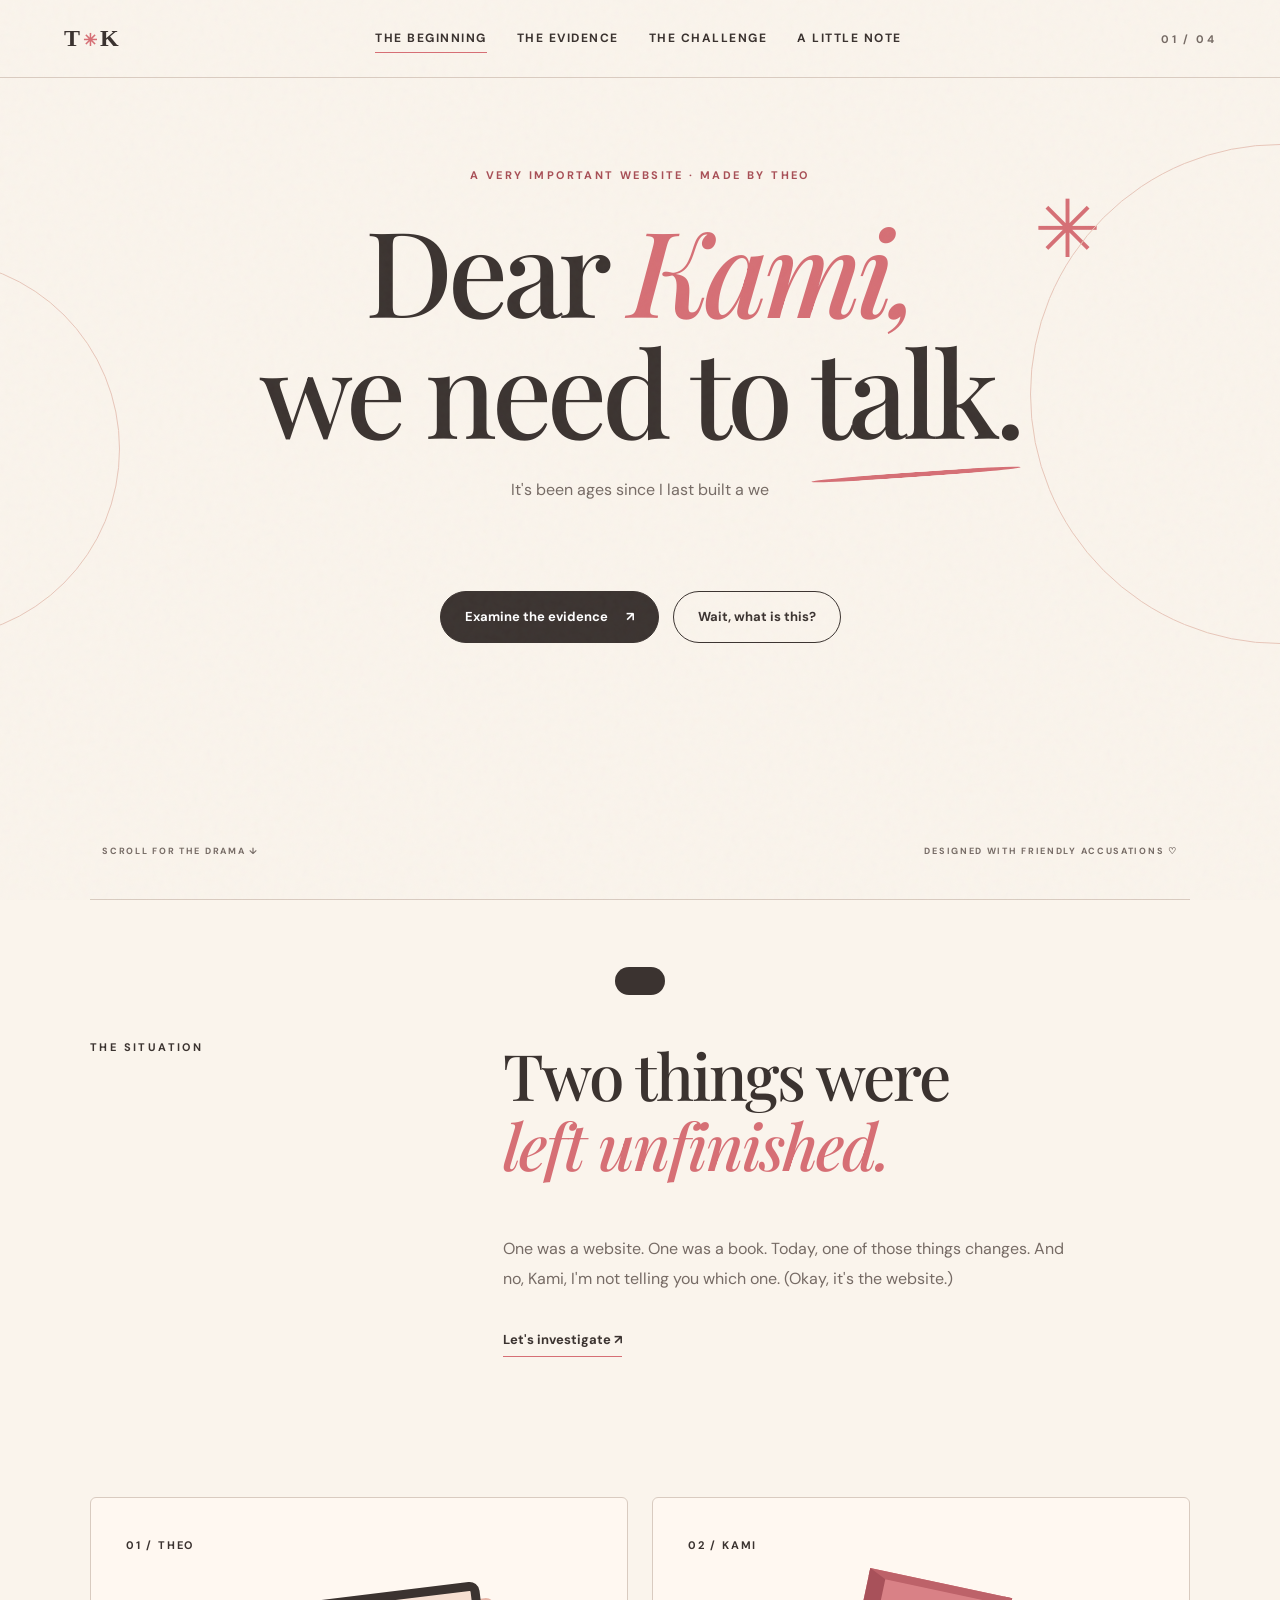
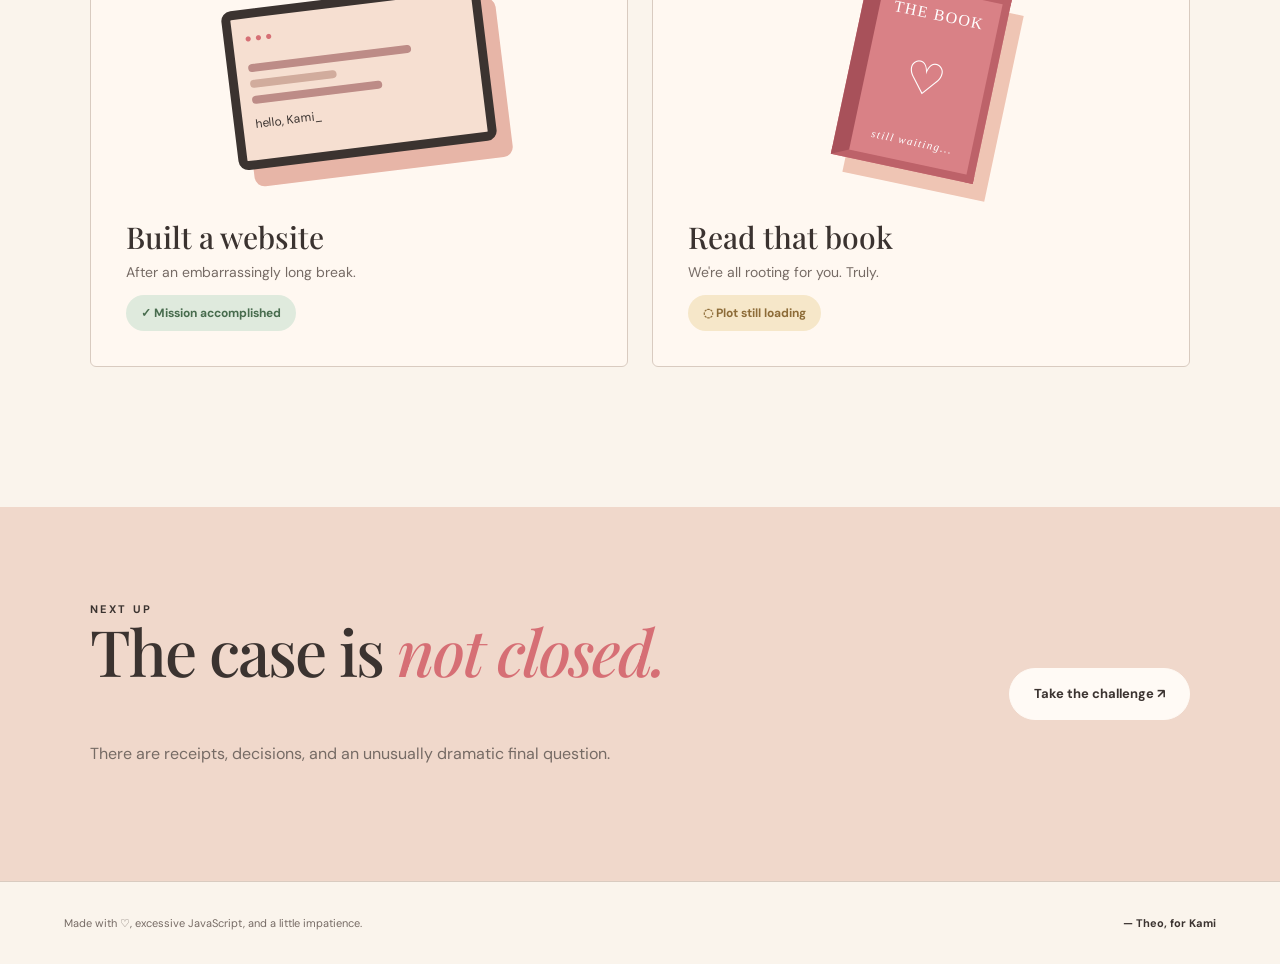
<file: index.html>
<!doctype html> <html lang="en"><head><meta charset="utf-8"><meta name="viewport"  content="width=device-width,initial-scale=1"><meta name="theme-color" content="#faf4ec"><title>For Kami — An Unfinished Story</title><link rel="stylesheet" href="style.css"></head><body data-page="home"><div class="grain"></div><header class="nav"><a class="logo" href="index.html">T<span>✳</span>K</a><button class="menu-toggle" aria-label="Open menu" aria-expanded="false">☰</button><nav class="links"><a class="active" href="index.html">The beginning</a><a href="timeline.html">The evidence</a><a href="challenge.html">The challenge</a><a href="letter.html">A little note</a></nav><span class="chapter">01 / 04</span></header><main><section class="hero"><div class="eyebrow reveal">A VERY IMPORTANT WEBSITE · MADE BY THEO</div><div class="star star-one">✳</div><h1 class="reveal">Dear <em>Kami,</em><br>we need to <span class="underline-scribble">talk.</span></h1><p class="hero-desc reveal" id="typed" data-text="It's been ages since I last built a website. And it's been ages since you promised to read that book. Coincidence? I think not."></p><div class="hero-buttons reveal"><a class="btn primary" href="timeline.html">Examine the evidence <span>↗</span></a><button class="btn ghost" id="surprise-btn">Wait, what is this?</button></div><div class="hero-bottom"><span>SCROLL FOR THE DRAMA ↓</span><span>DESIGNED WITH FRIENDLY ACCUSATIONS ♡</span></div><div class="orbit orbit-one"></div><div class="orbit orbit-two"></div></section><section class="intro wrap reveal"><div class="mini-label">THE SITUATION</div><div><h2>Two things were<br><i>left unfinished.</i></h2><p>One was a website. One was a book. Today, one of those things changes. And no, Kami, I'm not telling you which one. (Okay, it's the website.)</p><a class="text-link" href="timeline.html">Let's investigate ↗</a></div></section><section class="split wrap"><article class="mini-panel reveal"><span class="panel-num">01 / THEO</span><div class="illustration laptop"><div class="screen"><div class="screen-dots">● ● ●</div><div class="code-line"></div><div class="code-line short"></div><div class="code-line mid"></div><span>hello, Kami_</span></div></div><h3>Built a website</h3><p>After an embarrassingly long break.</p><div class="status good">✓ Mission accomplished</div></article><article class="mini-panel reveal"><span class="panel-num">02 / KAMI</span><div class="illustration book-art"><div class="book-shape"><span>THE BOOK</span><span class="book-heart">♡</span><small>still waiting...</small></div></div><h3>Read that book</h3><p>We're all rooting for you. Truly.</p><div class="status pending">◌ Plot still loading</div></article></section><section class="banner reveal"><div class="wrap banner-inner"><div><div class="mini-label">NEXT UP</div><h2>The case is <i>not closed.</i></h2><p>There are receipts, decisions, and an unusually dramatic final question.</p></div><a href="challenge.html" class="btn pale">Take the challenge ↗</a></div></section></main><footer>Made with ♡, excessive JavaScript, and a little impatience. <strong>— Theo, for Kami</strong></footer><div class="toast" role="status" aria-live="polite"></div><script src="script.js"></script></body></html>
</file>
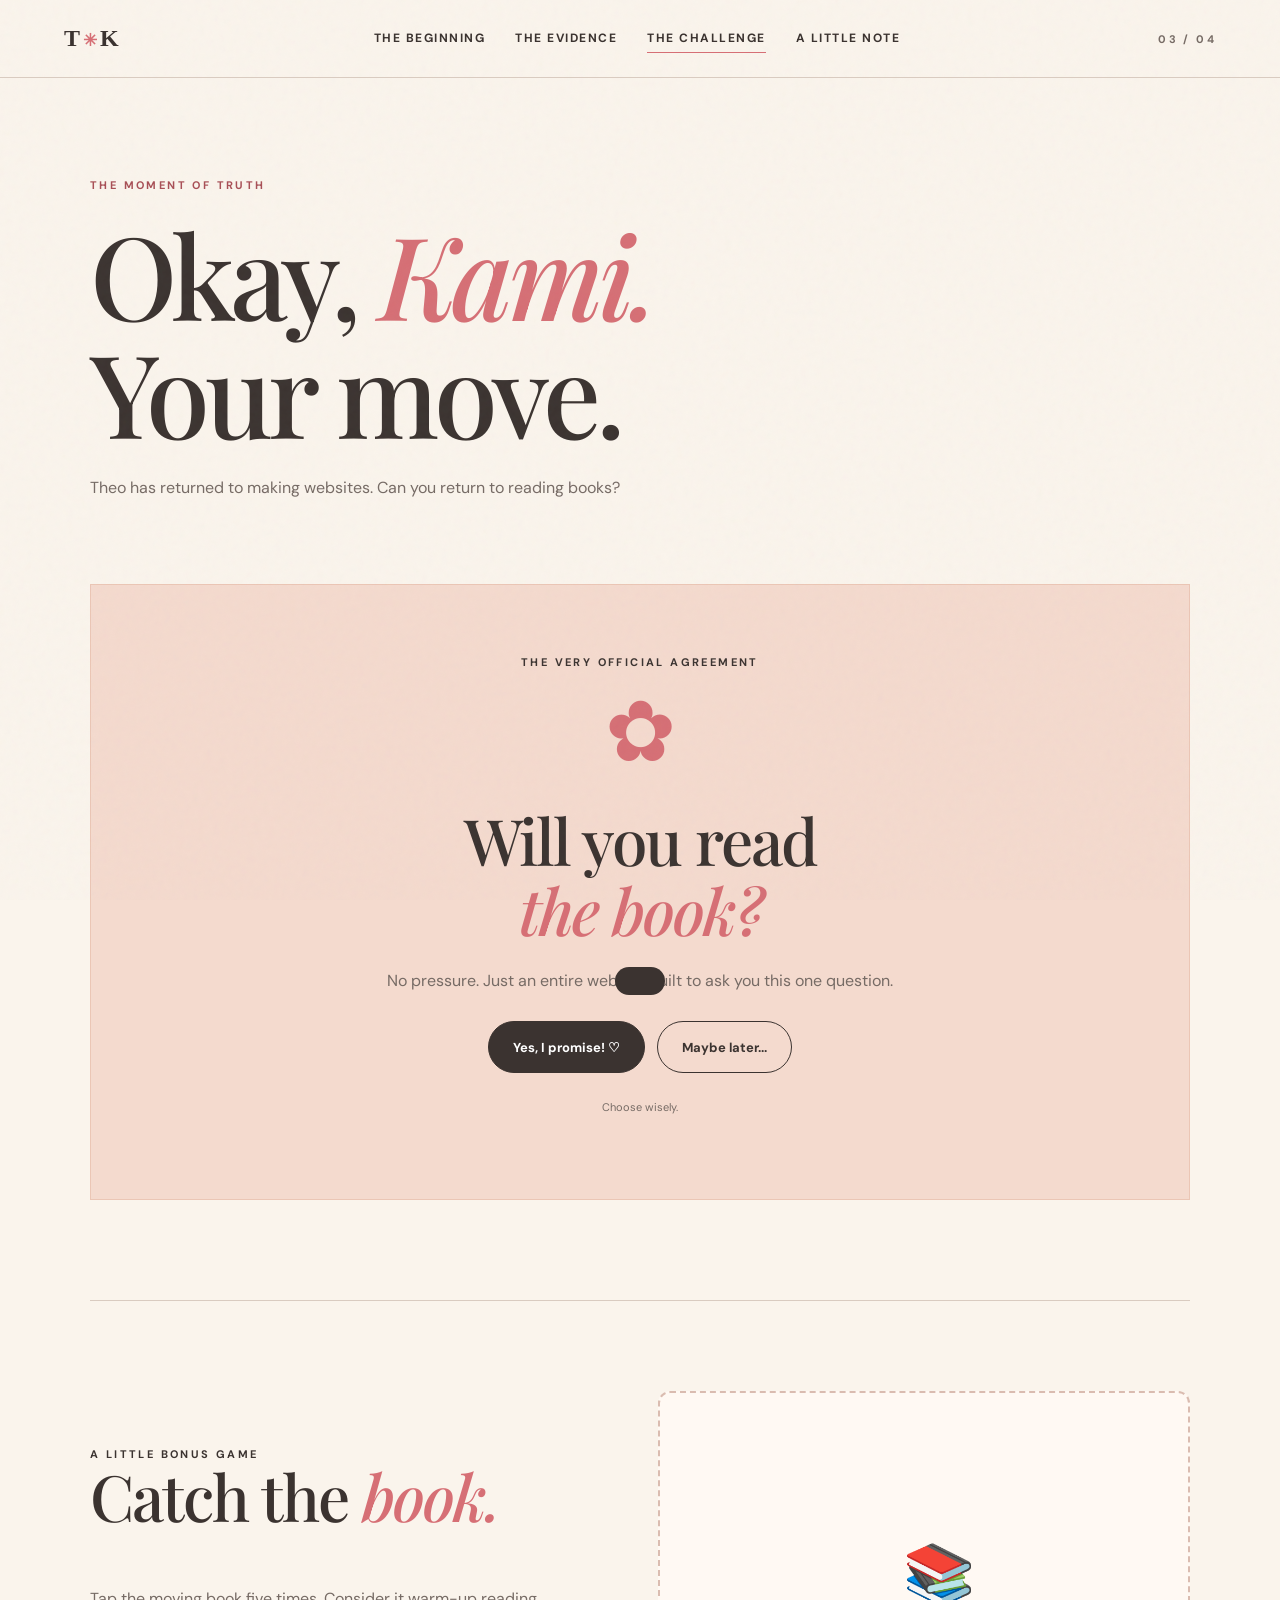
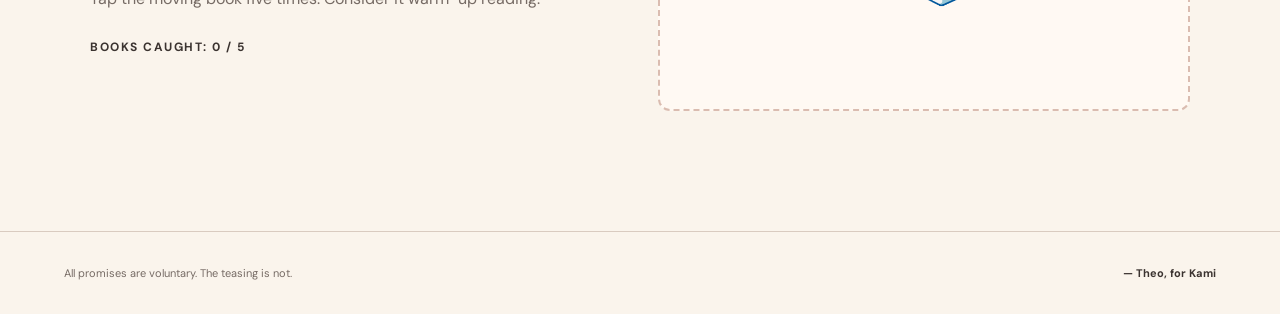
<file: challenge.html>
<!doctype html><html lang="en"><head><meta charset="utf-8"><meta name="viewport" content="width=device-width,initial-scale=1"><meta name="theme-color" content="#faf4ec"><title>The Challenge — For Kami</title><link rel="stylesheet" href="style.css"></head><body data-page="challenge"><div class="grain"></div><header class="nav"><a class="logo" href="index.html">T<span>✳</span>K</a><button class="menu-toggle" aria-label="Open menu" aria-expanded="false">☰</button><nav class="links"><a href="index.html">The beginning</a><a href="timeline.html">The evidence</a><a class="active" href="challenge.html">The challenge</a><a href="letter.html">A little note</a></nav><span class="chapter">03 / 04</span></header><main><section class="page-head wrap reveal"><div class="eyebrow">THE MOMENT OF TRUTH</div><h1>Okay, <em>Kami.</em><br>Your move.</h1><p>Theo has returned to making websites. Can you return to reading books?</p></section><section class="wrap challenge-main"><div class="challenge-card reveal"><div class="mini-label">THE VERY OFFICIAL AGREEMENT</div><div class="challenge-symbol">✿</div><h2>Will you read<br><i>the book?</i></h2><p>No pressure. Just an entire website built to ask you this one question.</p><div class="decision-buttons"><button id="yes-btn" class="btn primary">Yes, I promise! ♡</button><button id="later-btn" class="btn outline">Maybe later...</button></div><p id="runaway-hint" class="micro" aria-live="polite">Choose wisely.</p></div><div class="pledge reveal" id="pledge" hidden><div class="eyebrow">WE HAVE A WINNER</div><h2>It's a <em>deal!</em> 🎉</h2><p>Kami officially accepted the Great Book Challenge. The internet has witnessed it. (Well, this browser has.)</p><label for="book-name">What's the book called? <small>(optional)</small></label><input id="book-name" type="text" maxlength="80" placeholder="The mysterious book..."><label for="read-by">Your target finish date <small>(optional)</small></label><input id="read-by" type="date"><button class="btn primary" id="save-pledge">Seal the promise ✦</button><div id="saved-summary" class="saved-summary" aria-live="polite"></div></div></section><section class="wrap tiny-game reveal"><div><div class="mini-label">A LITTLE BONUS GAME</div><h2>Catch the <i>book.</i></h2><p>Tap the moving book five times. Consider it warm-up reading.</p><div class="score">BOOKS CAUGHT: <strong id="score">0</strong> / 5</div></div><div id="game-area" class="game-area"><button id="catch-book" aria-label="Catch the book">📚</button><div id="game-result" aria-live="polite"></div></div></section></main><footer>All promises are voluntary. The teasing is not. <strong>— Theo, for Kami</strong></footer><div class="toast" role="status" aria-live="polite"></div><script src="script.js"></script></body></html>
</file>
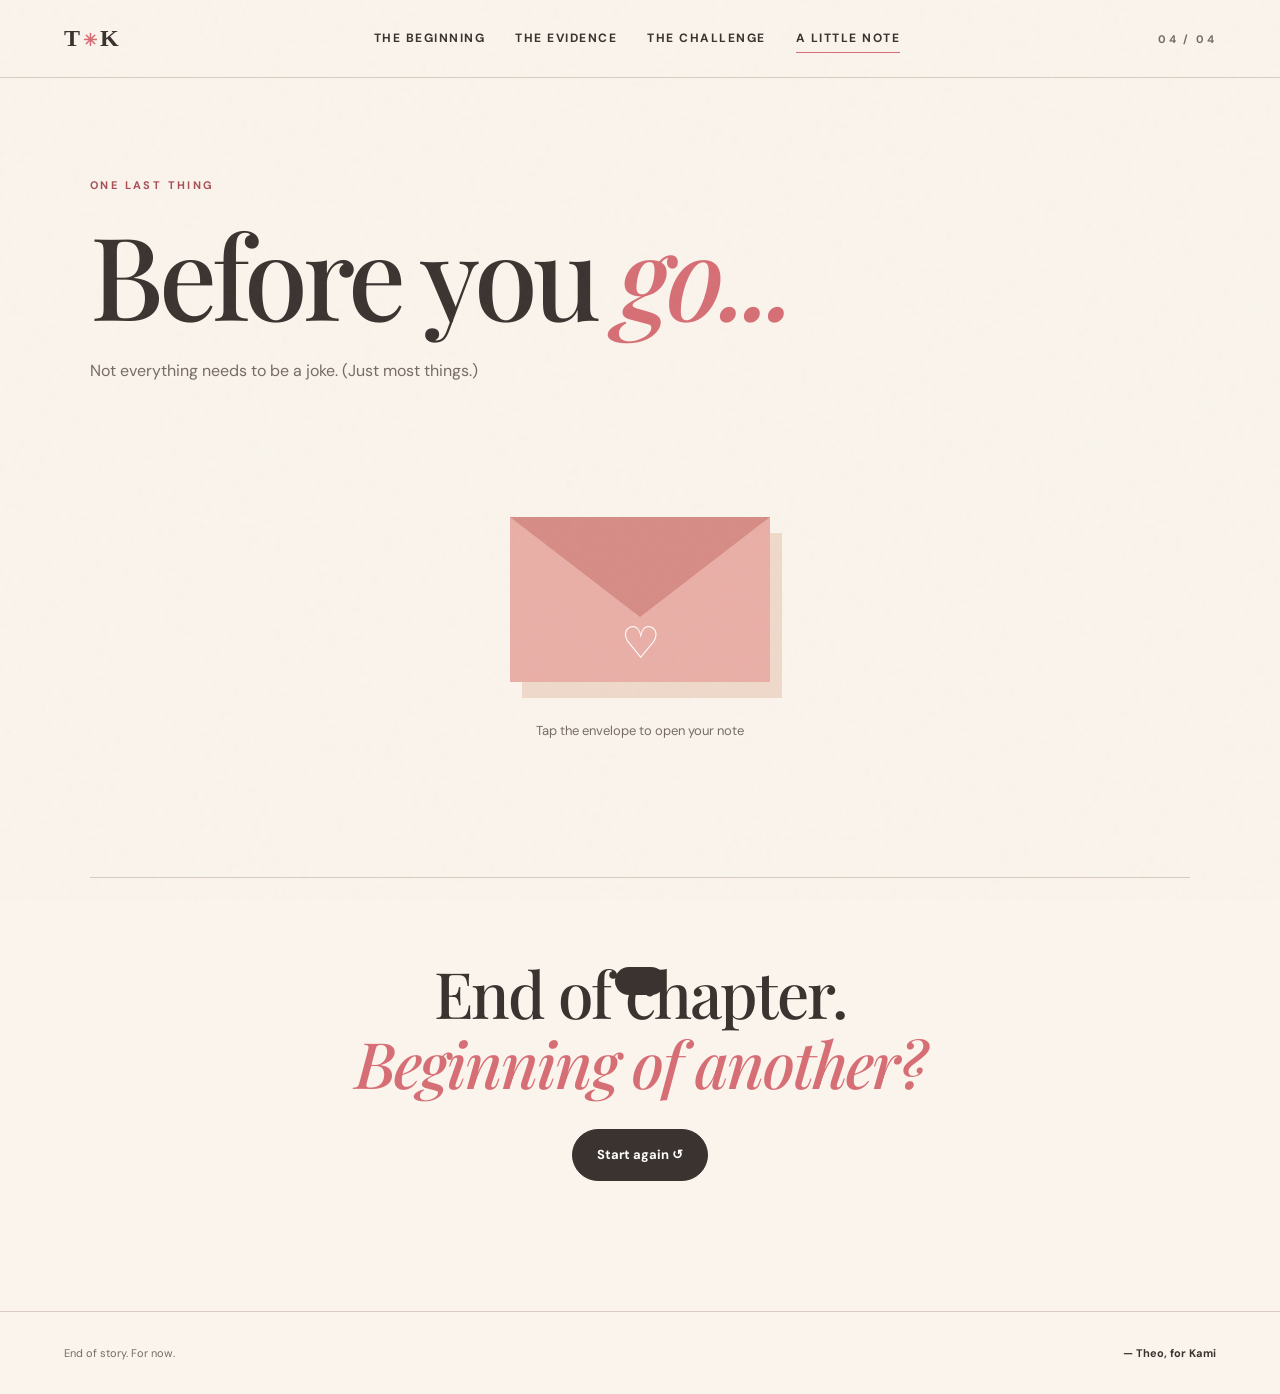
<file: letter.html>
<!doctype html><html lang="en"><head><meta charset="utf-8"><meta name="viewport" content="width=device-width,initial-scale=1"><meta name="theme-color" content="#faf4ec"><title>A Little Note — For Kami</title><link rel="stylesheet" href="style.css"></head><body data-page="letter"><div class="grain"></div><header class="nav"><a class="logo" href="index.html">T<span>✳</span>K</a><button class="menu-toggle" aria-label="Open menu" aria-expanded="false">☰</button><nav class="links"><a href="index.html">The beginning</a><a href="timeline.html">The evidence</a><a href="challenge.html">The challenge</a><a class="active" href="letter.html">A little note</a></nav><span class="chapter">04 / 04</span></header><main><section class="page-head wrap reveal"><div class="eyebrow">ONE LAST THING</div><h1>Before you <em>go...</em></h1><p>Not everything needs to be a joke. (Just most things.)</p></section><section class="wrap letter-space"><div class="envelope-area reveal"><button id="envelope" class="envelope" aria-label="Open the letter" aria-expanded="false"><span class="env-flap"></span><span class="env-front">♡</span></button><p id="open-prompt">Tap the envelope to open your note</p></div><article id="letter-content" class="letter-paper" hidden><div class="mini-label">A NOTE FROM THEO</div><h2>Dear Kami,</h2><p>It's been a while since I made a website, so I thought my comeback deserved a good reason.</p><p>And then I remembered your book promise.</p><p>So, here we are: I built a whole little corner of the internet just to gently remind you of it. Honestly, it was worth it for the joke alone.</p><p>But seriously, I hope this made you smile. Whether you read the book tomorrow or next month, I hope you enjoy it when you do.</p><p>And when you finish it, you owe me a review. A very dramatic one, preferably.</p><div class="letter-sign">With love and a tiny bit of teasing,<br><strong>Theo ♡</strong></div><button id="heart-btn" class="btn outline">Send Theo a virtual heart ♡</button><span id="hearts-count" class="micro" aria-live="polite"></span></article></section><section class="wrap outro reveal"><h2>End of chapter.<br><i>Beginning of another?</i></h2><a class="btn primary" href="index.html">Start again ↺</a></section></main><footer>End of story. For now. <strong>— Theo, for Kami</strong></footer><div class="toast" role="status" aria-live="polite"></div><script src="script.js"></script></body></html>
</file>
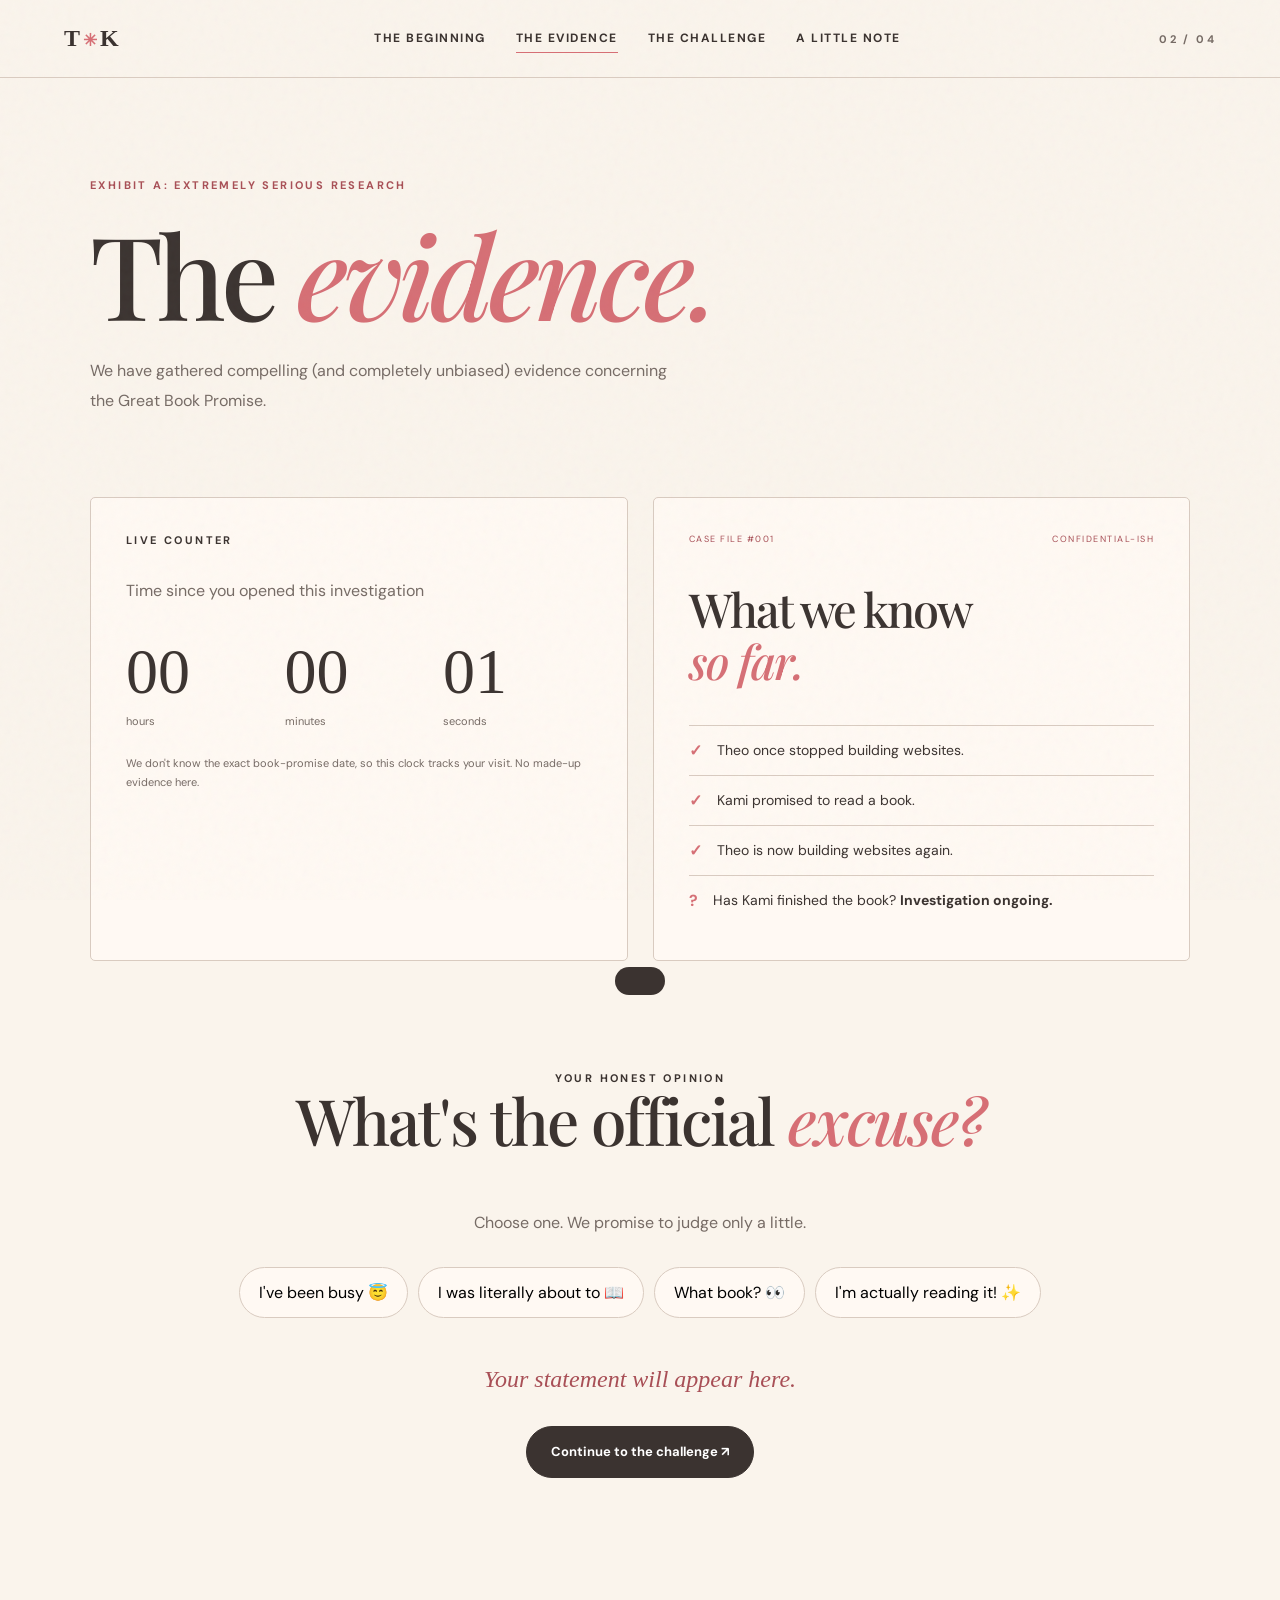
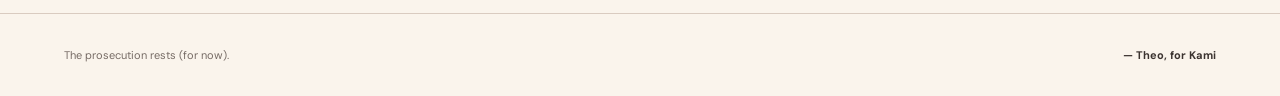
<file: timeline.html>
<!doctype html><html lang="en"><head><meta charset="utf-8"><meta name="viewport" content="width=device-width,initial-scale=1"><meta name="theme-color" content="#faf4ec"><title>The Evidence — For Kami</title><link rel="stylesheet" href="style.css"></head><body data-page="timeline"><div class="grain"></div><header class="nav"><a class="logo" href="index.html">T<span>✳</span>K</a><button class="menu-toggle" aria-label="Open menu" aria-expanded="false">☰</button><nav class="links"><a href="index.html">The beginning</a><a class="active" href="timeline.html">The evidence</a><a href="challenge.html">The challenge</a><a href="letter.html">A little note</a></nav><span class="chapter">02 / 04</span></header><main><section class="page-head wrap reveal"><div class="eyebrow">EXHIBIT A: EXTREMELY SERIOUS RESEARCH</div><h1>The <em>evidence.</em></h1><p>We have gathered compelling (and completely unbiased) evidence concerning the Great Book Promise.</p></section><section class="wrap evidence-layout"><div class="stat-card reveal"><div class="mini-label">LIVE COUNTER</div><p class="stat-title">Time since you opened this investigation</p><div class="time-grid"><div><strong id="hours">00</strong><small>hours</small></div><div><strong id="minutes">00</strong><small>minutes</small></div><div><strong id="seconds">00</strong><small>seconds</small></div></div><p class="micro">We don't know the exact book-promise date, so this clock tracks your visit. No made-up evidence here.</p></div><div class="case-card reveal"><div class="case-head"><span>CASE FILE #001</span><span>CONFIDENTIAL-ISH</span></div><h2>What we know<br><i>so far.</i></h2><div class="case-item"><span>✓</span><p>Theo once stopped building websites.</p></div><div class="case-item"><span>✓</span><p>Kami promised to read a book.</p></div><div class="case-item"><span>✓</span><p>Theo is now building websites again.</p></div><div class="case-item"><span>?</span><p>Has Kami finished the book? <strong>Investigation ongoing.</strong></p></div></div></section><section class="wrap verdict-section reveal"><div class="mini-label">YOUR HONEST OPINION</div><h2>What's the official <i>excuse?</i></h2><p>Choose one. We promise to judge only a little.</p><div class="excuses"><button data-excuse="busy">I've been busy 😇</button><button data-excuse="soon">I was literally about to 📖</button><button data-excuse="forgot">What book? 👀</button><button data-excuse="reading">I'm actually reading it! ✨</button></div><div id="excuse-reply" class="reply" aria-live="polite">Your statement will appear here.</div><a class="btn primary" href="challenge.html">Continue to the challenge ↗</a></section></main><footer>The prosecution rests (for now). <strong>— Theo, for Kami</strong></footer><div class="toast" role="status" aria-live="polite"></div><script src="script.js"></script></body></html>
</file>
<file: style.css>
@import url('https://fonts.googleapis.com/css2?family=DM+Sans:wght@400;500;600;700&family=Playfair+Display:ital,wght@0,500;0,600;0,700;1,500;1,600&display=swap');
:root{--bg:#faf4ec;--ink:#3b3330;--muted:#766b65;--rose:#d66f75;--rose-dark:#a84f56;--peach:#f4d3c6;--line:#d9cbc0;--paper:#fffaf5;--sage:#718d73}*{box-sizing:border-box}html{scroll-behavior:smooth}body{margin:0;background:var(--bg);color:var(--ink);font-family:'DM Sans',Arial,sans-serif;overflow-x:hidden}a{color:inherit;text-decoration:none}button,input{font:inherit}button{cursor:pointer}.grain{position:fixed;inset:0;pointer-events:none;z-index:20;opacity:.14;background-image:url("data:image/svg+xml,%3Csvg viewBox='0 0 180 180' xmlns='http://www.w3.org/2000/svg'%3E%3Cfilter id='n'%3E%3CfeTurbulence type='fractalNoise' baseFrequency='.72' numOctaves='3' stitchTiles='stitch'/%3E%3C/filter%3E%3Crect width='100%25' height='100%25' filter='url(%23n)' opacity='.23'/%3E%3C/svg%3E")}.nav{position:relative;z-index:30;display:flex;align-items:center;justify-content:space-between;gap:20px;padding:24px max(5vw,22px);border-bottom:1px solid var(--line)}.logo{font-family:Georgia,serif;font-weight:bold;font-size:24px;letter-spacing:-3px}.logo span{color:var(--rose);font-size:17px;margin:0 6px}.links{display:flex;gap:30px;font-size:12px;font-weight:700;text-transform:uppercase;letter-spacing:1.5px}.links a{padding:6px 0;border-bottom:1px solid transparent;transition:.2s}.links a:hover,.links .active{border-color:var(--rose)}.chapter,.mini-label,.eyebrow{letter-spacing:2.4px;font-size:11px;font-weight:700;text-transform:uppercase}.chapter{color:var(--muted)}.menu-toggle{display:none;background:transparent;border:0;font-size:27px}.wrap{width:min(1100px,calc(100% - 44px));margin-inline:auto}h1,h2,h3,p{margin-top:0}h1,h2,h3{font-family:'Playfair Display',Georgia,serif;font-weight:500}h1 em,h2 i{color:var(--rose);font-weight:500}h1{font-size:clamp(65px,9.3vw,150px);letter-spacing:-5px;line-height:1.02}h2{font-size:clamp(38px,5vw,72px);line-height:1.1;letter-spacing:-2px}h3{font-size:30px}.hero{min-height:calc(100svh - 79px);padding:clamp(70px,10vh,125px) 8vw 42px;position:relative;overflow:hidden;display:flex;flex-direction:column;align-items:center;text-align:center}.hero .eyebrow{color:var(--rose-dark)}.hero h1{margin:26px 0 24px;position:relative;z-index:2}.underline-scribble{position:relative;white-space:nowrap}.underline-scribble:after{content:'';position:absolute;bottom:-8px;left:0;right:0;border-bottom:5px solid var(--rose);border-radius:50%;transform:rotate(-4deg)}.hero-desc{max-width:540px;line-height:1.85;min-height:100px;color:var(--muted);font-size:16px;z-index:2}.hero-buttons{display:flex;gap:14px;flex-wrap:wrap;justify-content:center;z-index:2}.btn{border:1px solid var(--ink);border-radius:100px;padding:16px 24px;display:inline-flex;align-items:center;justify-content:center;gap:18px;font-size:13px;font-weight:700;transition:transform .22s,background .22s,color .22s;min-height:52px}.btn:hover{transform:translateY(-3px)}.primary{background:var(--ink);color:#fff}.primary:hover{background:var(--rose-dark);border-color:var(--rose-dark)}.ghost,.outline{background:transparent;color:var(--ink)}.ghost:hover,.outline:hover{background:#f1dfd4}.pale{background:var(--paper);color:var(--ink);border-color:var(--paper)}.hero-bottom{margin-top:auto;width:100%;display:flex;justify-content:space-between;text-align:left;padding-top:70px;color:var(--muted);font-size:9px;letter-spacing:1.7px;font-weight:700}.orbit{position:absolute;pointer-events:none;border:1px solid #e8c7ba;border-radius:50%;height:380px;width:380px;z-index:0}.orbit-one{left:-260px;top:22%}.orbit-two{right:-250px;top:8%;height:500px;width:500px}.star{color:var(--rose);position:absolute;font-size:80px;top:100px;right:14%;animation:rotate 20s linear infinite}.intro{padding:140px 0;display:grid;grid-template-columns:1fr 2fr;gap:70px;border-top:1px solid var(--line)}.intro p,.banner p,.page-head p,.verdict-section p,.challenge-card p,.tiny-game p,.outro p{max-width:570px;color:var(--muted);line-height:1.9;font-size:16px}.text-link{display:inline-block;border-bottom:1px solid var(--rose);padding-bottom:8px;font-size:13px;font-weight:700;margin-top:20px}.split{display:grid;grid-template-columns:1fr 1fr;gap:24px;padding-bottom:140px}.mini-panel{border:1px solid var(--line);background:#fff8f1;padding:35px;border-radius:6px;position:relative;overflow:hidden}.panel-num{font-size:11px;letter-spacing:1.8px;font-weight:700}.mini-panel h3{margin:18px 0 6px}.mini-panel p{color:var(--muted);font-size:14px}.illustration{height:245px;display:flex;justify-content:center;align-items:center}.screen{background:#f6dfd1;border:9px solid var(--ink);border-radius:10px;width:260px;height:160px;transform:rotate(-7deg);box-shadow:14px 18px 0 #e7b5a7;padding:12px}.screen-dots{color:var(--rose);font-size:12px;margin-bottom:18px}.code-line{width:75%;height:8px;background:#bd8c87;margin-bottom:8px;border-radius:10px}.code-line.short{width:40%;background:#d1ac9d}.code-line.mid{width:60%}.screen span{font-size:12px}.book-shape{height:190px;width:145px;display:flex;flex-direction:column;align-items:center;justify-content:space-around;background:#d98186;color:#fff;border:8px solid #bd6269;border-left:17px solid #a8515a;transform:rotate(12deg);box-shadow:15px 15px 0 #efc5b4;font-family:Georgia,serif;letter-spacing:1.4px;text-align:center}.book-heart{font-size:45px}.book-shape small{font:italic 11px Georgia}.status{display:inline-block;border-radius:40px;padding:10px 15px;font-size:12px;font-weight:700}.good{background:#dfeadd;color:#486c4e}.pending{background:#f6e7c9;color:#8d6c38}.banner{background:#f0d8cb;padding:95px 0}.banner-inner{display:flex;align-items:center;justify-content:space-between;gap:20px}.banner h2{max-width:650px}.banner .btn{flex-shrink:0}footer{display:flex;justify-content:space-between;gap:15px;padding:34px max(5vw,22px);font-size:11px;color:var(--muted);border-top:1px solid var(--line)}footer strong{color:var(--ink)}.page-head{padding-top:100px;padding-bottom:65px}.page-head .eyebrow{color:var(--rose-dark)}.page-head h1{font-size:clamp(64px,9vw,124px);margin:23px 0}.page-head p{max-width:600px}.evidence-layout{display:grid;grid-template-columns:1fr 1fr;gap:25px}.stat-card,.case-card{padding:35px;background:#fff9f3;border:1px solid var(--line);border-radius:5px}.stat-title{margin:32px 0;color:var(--muted);line-height:1.5}.time-grid{display:grid;grid-template-columns:repeat(3,1fr);gap:10px}.time-grid strong{font:500 clamp(36px,5vw,70px) Georgia;display:block}.time-grid small{color:var(--muted);font-size:11px}.micro{font-size:11px!important;color:var(--muted);line-height:1.7;margin-top:24px}.case-head{display:flex;justify-content:space-between;gap:12px;color:var(--rose-dark);font-size:9px;letter-spacing:1.5px}.case-card h2{font-size:47px;margin:38px 0}.case-item{border-top:1px solid var(--line);display:flex;gap:15px;align-items:flex-start;padding:14px 0}.case-item span{color:var(--rose);font-weight:700}.case-item p{margin:0;font-size:14px;line-height:1.5}.verdict-section{padding:110px 0 135px;text-align:center}.verdict-section p{margin-inline:auto}.excuses{display:flex;gap:10px;flex-wrap:wrap;justify-content:center;margin:28px 0}.excuses button{border:1px solid var(--line);background:#fff9f3;padding:14px 19px;border-radius:40px;transition:.2s}.excuses button:hover,.excuses button.selected{background:var(--peach);border-color:var(--rose)}.reply{min-height:80px;font:italic 24px Georgia;padding:20px;color:var(--rose-dark)}.challenge-main{padding:0 0 100px}.challenge-card{background:#f4dace;border:1px solid #ebc6b5;min-height:500px;text-align:center;padding:70px 22px;position:relative;overflow:hidden}.challenge-symbol{font-size:85px;color:var(--rose);line-height:1.5;animation:rotate 22s linear infinite}.challenge-card h2{margin:8px 0 20px}.challenge-card p{margin-inline:auto}.decision-buttons{display:flex;justify-content:center;gap:12px;flex-wrap:wrap;margin-top:25px}.pledge{background:#fff9f3;padding:48px;margin-top:24px;border:1px solid var(--line);max-width:750px;margin-inline:auto}.pledge h2{margin:18px 0}.pledge p{line-height:1.7}.pledge label{display:block;font-weight:700;font-size:13px;margin:24px 0 10px}.pledge label small{color:var(--muted);font-weight:400}.pledge input{display:block;width:100%;max-width:400px;padding:16px;border:1px solid var(--line);background:var(--paper);border-radius:4px;color:var(--ink)}.pledge .btn{margin-top:25px}.saved-summary{font-size:14px;line-height:1.7;margin-top:22px}.tiny-game{border-top:1px solid var(--line);padding:90px 0 120px;display:grid;grid-template-columns:1fr 1fr;gap:35px;align-items:center}.score{font-size:12px;font-weight:700;letter-spacing:1.5px;margin-top:25px}.game-area{height:320px;border:2px dashed #dabcb0;border-radius:12px;background:#fff9f3;position:relative;overflow:hidden}.game-area button{border:0;background:none;font-size:58px;position:absolute;top:45%;left:45%;transition:top .18s,left .18s,transform .18s;touch-action:manipulation}.game-area button:active{transform:scale(.8)}#game-result{position:absolute;bottom:14px;left:12px;right:12px;text-align:center;font-size:13px;font-weight:700;color:var(--rose-dark);pointer-events:none}.letter-space{padding-bottom:75px}.envelope-area{text-align:center;padding:50px 0}.envelope{position:relative;width:260px;height:165px;background:#e9afa7;border:0;box-shadow:12px 16px 0 #efd9ca;transition:transform .3s;display:block;margin:0 auto 40px}.envelope:hover{transform:translateY(-8px) rotate(-3deg)}.env-flap{position:absolute;top:0;left:0;width:0;height:0;border-left:130px solid transparent;border-right:130px solid transparent;border-top:100px solid #d78c86;transform-origin:top;transition:transform .5s}.envelope.open .env-flap{transform:rotateX(180deg)}.env-front{position:absolute;left:0;right:0;bottom:10px;font-size:44px;color:#fff;z-index:1}.envelope-area p{color:var(--muted);font-size:13px}.letter-paper{max-width:760px;margin:0 auto;background:#fffbf6;padding:clamp(30px,7vw,75px);box-shadow:0 12px 45px #9c665b19;border:1px solid #edddd1;animation:rise .8s ease}.letter-paper h2{margin:35px 0}.letter-paper p{font-size:16px;line-height:2;color:#5f514c}.letter-sign{font-family:Georgia,serif;font-style:italic;font-size:22px;line-height:1.8;margin:40px 0}.letter-sign strong{color:var(--rose-dark)}.outro{padding:80px 0 130px;border-top:1px solid var(--line);text-align:center}.outro h2{margin-bottom:30px}.toast{position:fixed;bottom:25px;left:50%;transform:translate(-50%,120px);background:var(--ink);color:#fff;border-radius:100px;padding:14px 25px;z-index:100;text-align:center;font-size:13px;max-width:90vw;transition:transform .4s}.toast.show{transform:translate(-50%,0)}.confetti{position:fixed;top:-30px;z-index:100;pointer-events:none;animation:fall var(--duration) linear forwards}.reveal{opacity:0;transform:translateY(25px);transition:opacity .8s,transform .8s}.reveal.visible{opacity:1;transform:translateY(0)}@keyframes rotate{to{transform:rotate(360deg)}}@keyframes fall{to{transform:translate(var(--drift),110vh) rotate(680deg);opacity:0}}@keyframes rise{from{opacity:0;transform:translateY(35px)}to{opacity:1;transform:translateY(0)}}@media(max-width:760px){.nav{padding:18px 22px}.menu-toggle{display:block;margin-left:auto}.chapter{display:none}.links{display:none;position:absolute;top:67px;left:0;right:0;padding:25px 22px 30px;background:var(--bg);border-bottom:1px solid var(--line);flex-direction:column;gap:20px}.links.open{display:flex}.hero{min-height:calc(100svh - 69px);padding:75px 22px 28px}.hero h1{font-size:clamp(56px,13vw,90px);letter-spacing:-3px}.hero-desc{font-size:14px}.hero-bottom{gap:15px;font-size:8px}.orbit-one{left:-330px}.orbit-two{right:-400px}.star{font-size:45px;right:6%;top:65px}.intro{padding:85px 0;display:block}.intro .mini-label{margin-bottom:24px}.split,.evidence-layout,.tiny-game{grid-template-columns:1fr}.split{padding-bottom:85px}.mini-panel{padding:26px}.banner{padding:65px 0}.banner-inner{display:block}.banner .btn{margin-top:20px}.page-head{padding-top:72px;padding-bottom:48px}.page-head h1{letter-spacing:-3px}.case-card h2{font-size:42px}.verdict-section{padding:85px 0}.challenge-card{padding:48px 18px;min-height:0}.pledge{padding:26px 20px}.tiny-game{padding:70px 0}.game-area{height:285px}footer{flex-direction:column;font-size:10px}.letter-space{padding-bottom:50px}.letter-paper p{font-size:15px}}@media(prefers-reduced-motion:reduce){*,*:before,*:after{animation-duration:.01ms!important;transition-duration:.01ms!important;scroll-behavior:auto!important}.reveal{opacity:1;transform:none}}
</file>
